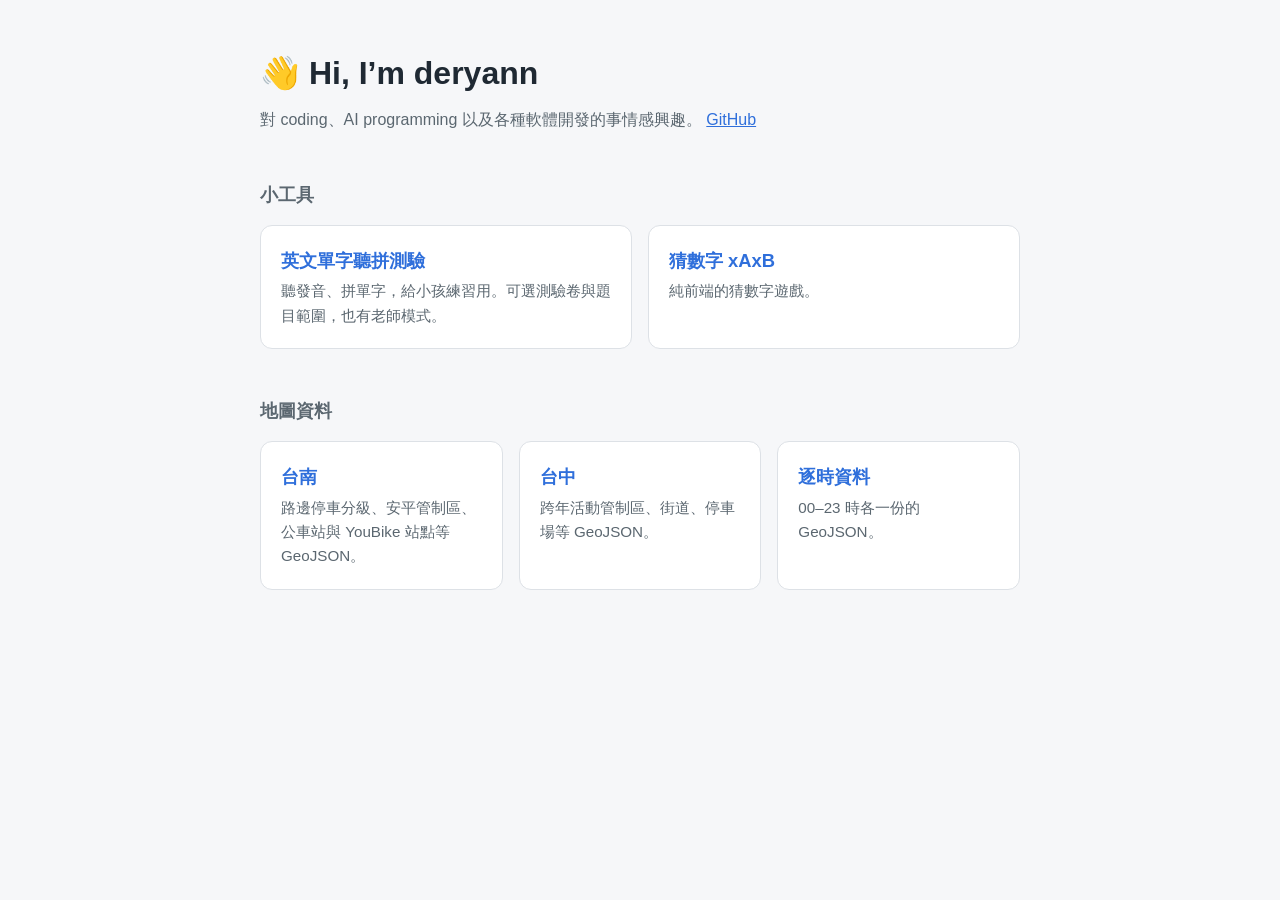
<file: index.html>
<!doctype html>
<html lang="zh-Hant">
<head>
  <meta charset="utf-8" />
  <meta name="viewport" content="width=device-width,initial-scale=1" />
  <title>deryann</title>
  <style>
    :root {
      --bg: #f6f7f9;
      --card-bg: #ffffff;
      --text: #1f2933;
      --text-muted: #5b6770;
      --border: #dde1e6;
      --accent: #2f6fdb;
    }

    @media (prefers-color-scheme: dark) {
      :root {
        --bg: #14181d;
        --card-bg: #1e242b;
        --text: #e6e9ed;
        --text-muted: #9aa5b1;
        --border: #2f3842;
        --accent: #7fb0ff;
      }
    }

    * {
      box-sizing: border-box;
    }

    body {
      margin: 0;
      padding: 48px 16px;
      background: var(--bg);
      color: var(--text);
      font-family: -apple-system, "Segoe UI", "Microsoft JhengHei", sans-serif;
      line-height: 1.6;
    }

    main {
      max-width: 760px;
      margin: 0 auto;
    }

    h1 {
      margin: 0 0 8px;
      font-size: 2rem;
    }

    h2 {
      margin: 48px 0 16px;
      font-size: 1.1rem;
      color: var(--text-muted);
      font-weight: 600;
    }

    p {
      margin: 0;
    }

    a {
      color: var(--accent);
    }

    .intro {
      color: var(--text-muted);
    }

    .cards {
      display: grid;
      grid-template-columns: repeat(auto-fit, minmax(240px, 1fr));
      gap: 16px;
    }

    .card {
      display: block;
      padding: 20px;
      background: var(--card-bg);
      border: 1px solid var(--border);
      border-radius: 12px;
      color: inherit;
      text-decoration: none;
    }

    .card:hover,
    .card:focus-visible {
      border-color: var(--accent);
    }

    .card-title {
      font-size: 1.15rem;
      font-weight: 600;
      color: var(--accent);
    }

    .card-desc {
      margin-top: 4px;
      color: var(--text-muted);
      font-size: 0.95rem;
    }
  </style>
</head>
<body>
  <main>
    <header>
      <h1>👋 Hi, I’m deryann</h1>
      <p class="intro">
        對 coding、AI programming 以及各種軟體開發的事情感興趣。
        <a href="https://github.com/deryann">GitHub</a>
      </p>
    </header>

    <section>
      <h2>小工具</h2>
      <div class="cards">
        <a class="card" href="apps/word-test/">
          <div class="card-title">英文單字聽拼測驗</div>
          <p class="card-desc">聽發音、拼單字，給小孩練習用。可選測驗卷與題目範圍，也有老師模式。</p>
        </a>
        <a class="card" href="apps/guess-number/">
          <div class="card-title">猜數字 xAxB</div>
          <p class="card-desc">純前端的猜數字遊戲。</p>
        </a>
      </div>
    </section>

    <section>
      <h2>地圖資料</h2>
      <div class="cards">
        <a class="card" href="https://github.com/deryann/deryann/tree/main/geojson">
          <div class="card-title">台南</div>
          <p class="card-desc">路邊停車分級、安平管制區、公車站與 YouBike 站點等 GeoJSON。</p>
        </a>
        <a class="card" href="https://github.com/deryann/deryann/tree/main/geojson-txg">
          <div class="card-title">台中</div>
          <p class="card-desc">跨年活動管制區、街道、停車場等 GeoJSON。</p>
        </a>
        <a class="card" href="https://github.com/deryann/deryann/tree/main/geojson_hr">
          <div class="card-title">逐時資料</div>
          <p class="card-desc">00–23 時各一份的 GeoJSON。</p>
        </a>
      </div>
    </section>
  </main>
</body>
</html>
</file>
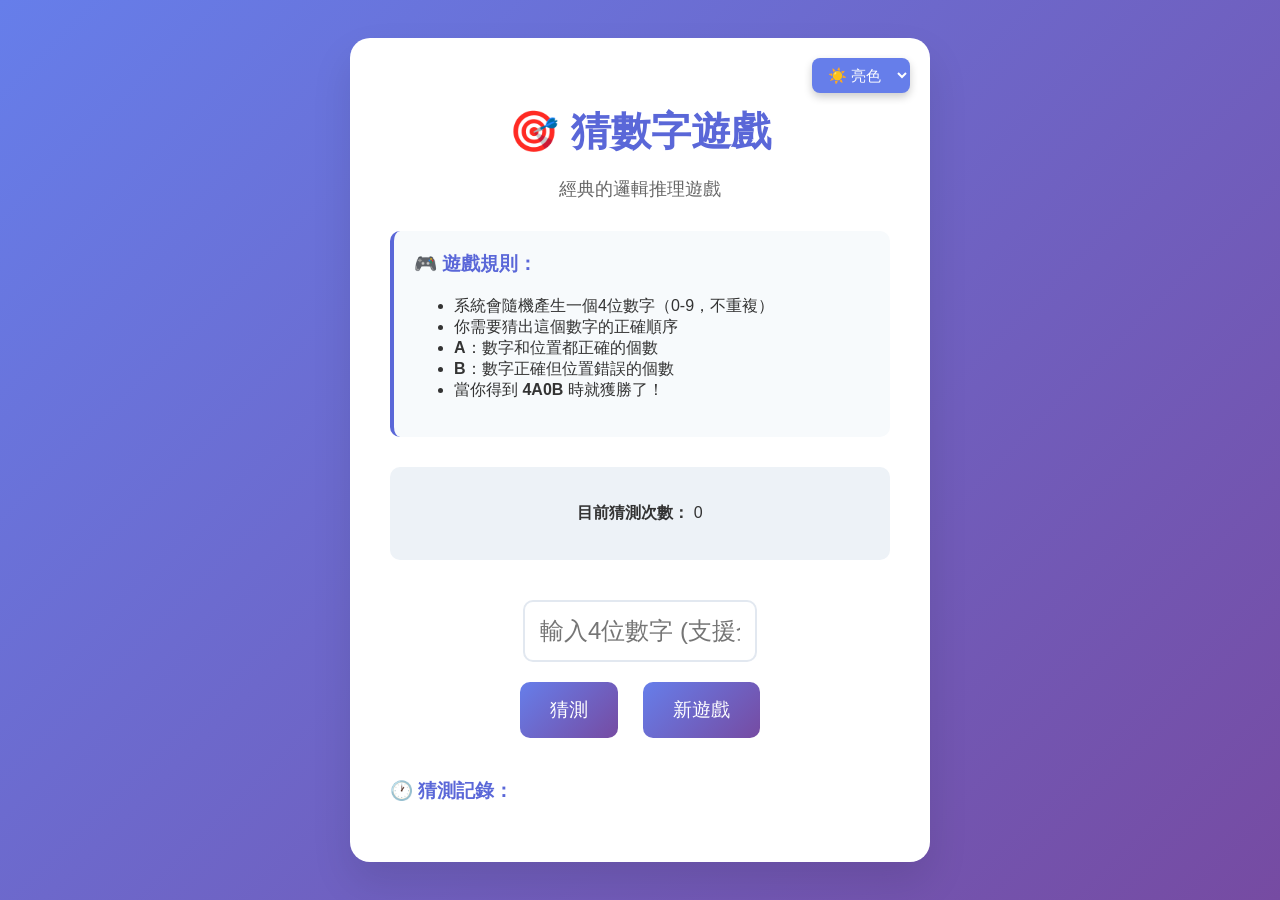
<file: apps/guess-number/index.html>
<!DOCTYPE html>
<html lang="zh-TW">
<head>
    <meta charset="UTF-8">
    <meta name="viewport" content="width=device-width, initial-scale=1.0">
    <title>猜數字遊戲</title>
    <style>
        :root {
            /* Light Mode Colors */
            --bg-gradient-start: #667eea;
            --bg-gradient-end: #764ba2;
            --container-bg: #ffffff;
            --container-shadow: rgba(0,0,0,0.1);
            --text-primary: #333333;
            --text-secondary: #666666;
            --heading-color: #5a67d8;
            --rules-bg: #f7fafc;
            --rules-border: #5a67d8;
            --input-border: #e2e8f0;
            --input-focus-shadow: rgba(90, 103, 216, 0.1);
            --history-bg: #f8f9fa;
            --history-border: #e2e8f0;
            --history-text: #2d3748;
            --stats-bg: #edf2f7;
            --button-gradient-start: #667eea;
            --button-gradient-end: #764ba2;
            --button-disabled: #cbd5e0;
        }
        
        body.dark-mode {
            /* Dark Mode Colors */
            --bg-gradient-start: #1a202c;
            --bg-gradient-end: #2d3748;
            --container-bg: #2d3748;
            --container-shadow: rgba(0,0,0,0.3);
            --text-primary: #e2e8f0;
            --text-secondary: #a0aec0;
            --heading-color: #90cdf4;
            --rules-bg: #1a202c;
            --rules-border: #90cdf4;
            --input-border: #4a5568;
            --input-focus-shadow: rgba(144, 205, 244, 0.2);
            --history-bg: #1a202c;
            --history-border: #4a5568;
            --history-text: #e2e8f0;
            --stats-bg: #1a202c;
            --button-gradient-start: #3182ce;
            --button-gradient-end: #2c5282;
            --button-disabled: #4a5568;
        }
        
        body.teal-mode {
            /* Teal/Blue-Green Mode Colors */
            --bg-gradient-start: #d4e4d8;
            --bg-gradient-end: #bde5c8;
            --container-bg: #f5f9f6;
            --container-shadow: rgba(147, 191, 199, 0.2);
            --text-primary: #2d4a3d;
            --text-secondary: #5a7a6a;
            --heading-color: #93BFC7;
            --rules-bg: #e8f4ee;
            --rules-border: #93BFC7;
            --input-border: #a8d5ba;
            --input-focus-shadow: rgba(147, 191, 199, 0.2);
            --history-bg: #e8f4ee;
            --history-border: #93BFC7;
            --history-text: #2d4a3d;
            --stats-bg: #d4e8dc;
            --button-gradient-start: #7bb5a8;
            --button-gradient-end: #93BFC7;
            --button-disabled: #c5d9cf;
        }
        
        body {
            font-family: 'Arial', sans-serif;
            background: linear-gradient(135deg, var(--bg-gradient-start) 0%, var(--bg-gradient-end) 100%);
            min-height: 100vh;
            margin: 0;
            display: flex;
            justify-content: center;
            align-items: center;
            color: var(--text-primary);
            transition: background 0.3s ease, color 0.3s ease;
        }
        
        .game-container {
            background: var(--container-bg);
            border-radius: 20px;
            padding: 40px;
            box-shadow: 0 20px 40px var(--container-shadow);
            max-width: 500px;
            width: 90%;
            text-align: center;
            position: relative;
            transition: background 0.3s ease, box-shadow 0.3s ease;
        }
        
        .theme-toggle {
            position: absolute;
            top: 20px;
            right: 20px;
            background: var(--button-gradient-start);
            border: none;
            border-radius: 8px;
            padding: 8px 12px;
            cursor: pointer;
            font-size: 0.95em;
            transition: transform 0.2s, box-shadow 0.2s;
            box-shadow: 0 4px 8px rgba(0,0,0,0.2);
            color: white;
            font-weight: 500;
        }
        
        .theme-toggle:hover {
            transform: scale(1.1);
            box-shadow: 0 6px 12px rgba(0,0,0,0.3);
        }
        
        h1 {
            color: var(--heading-color);
            margin-bottom: 10px;
            font-size: 2.5em;
            transition: color 0.3s ease;
        }
        
        .subtitle {
            color: var(--text-secondary);
            margin-bottom: 30px;
            font-size: 1.1em;
            transition: color 0.3s ease;
        }
        
        .rules {
            background: var(--rules-bg);
            border-radius: 10px;
            padding: 20px;
            margin-bottom: 30px;
            text-align: left;
            border-left: 4px solid var(--rules-border);
            transition: background 0.3s ease, border-color 0.3s ease;
        }
        
        .rules h3 {
            color: var(--heading-color);
            margin-top: 0;
            transition: color 0.3s ease;
        }
        
        .input-section {
            margin: 30px 0;
        }
        
        input {
            font-size: 1.5em;
            padding: 15px;
            border: 2px solid var(--input-border);
            border-radius: 10px;
            width: 200px;
            text-align: center;
            margin: 10px;
            transition: border-color 0.3s, background 0.3s ease, color 0.3s ease;
            background: var(--container-bg);
            color: var(--text-primary);
        }
        
        input:focus {
            outline: none;
            border-color: var(--heading-color);
            box-shadow: 0 0 0 3px var(--input-focus-shadow);
        }
        
        button {
            background: linear-gradient(135deg, var(--button-gradient-start) 0%, var(--button-gradient-end) 100%);
            color: white;
            border: none;
            padding: 15px 30px;
            font-size: 1.2em;
            border-radius: 10px;
            cursor: pointer;
            margin: 10px;
            transition: transform 0.2s, box-shadow 0.2s, background 0.3s ease;
        }
        
        button:hover {
            transform: translateY(-2px);
            box-shadow: 0 10px 20px rgba(0,0,0,0.2);
        }
        
        button:disabled {
            background: var(--button-disabled);
            cursor: not-allowed;
            transform: none;
            box-shadow: none;
        }
        
        .history {
            margin-top: 30px;
            text-align: left;
        }
        
        .history h3 {
            color: var(--heading-color);
            transition: color 0.3s ease;
        }
        
        .history-item {
            background: var(--history-bg);
            border-radius: 8px;
            padding: 15px;
            margin: 10px 0;
            display: flex;
            justify-content: space-between;
            align-items: center;
            border-left: 4px solid var(--history-border);
            transition: background 0.3s ease, border-color 0.3s ease;
        }
        
        .guess-number {
            font-weight: bold;
            font-size: 1.2em;
            color: var(--history-text);
            transition: color 0.3s ease;
        }
        
        .result {
            font-weight: bold;
        }
        
        .result.correct {
            color: #38a169;
        }
        
        .result.hint {
            color: #d69e2e;
        }
        
        .game-stats {
            background: var(--stats-bg);
            border-radius: 10px;
            padding: 20px;
            margin: 20px 0;
            transition: background 0.3s ease;
        }
        
        .success-message {
            background: linear-gradient(135deg, #48bb78, #38a169);
            color: white;
            padding: 20px;
            border-radius: 10px;
            margin: 20px 0;
            animation: celebration 0.6s ease-out;
        }
        
        @keyframes celebration {
            0% { transform: scale(0.8); opacity: 0; }
            50% { transform: scale(1.05); }
            100% { transform: scale(1); opacity: 1; }
        }
        
        .error-message {
            color: #e53e3e;
            background: #fed7d7;
            padding: 10px;
            border-radius: 5px;
            margin: 10px 0;
        }
    </style>
</head>
<body>
    <div class="game-container">
        <select class="theme-toggle" onchange="changeTheme(this.value)" title="選擇主題">
            <option value="light">☀️ 亮色</option>
            <option value="dark">🌙 暗色</option>
            <option value="teal">🌊 藍綠</option>
        </select>
        <h1>🎯 猜數字遊戲</h1>
        <p class="subtitle">經典的邏輯推理遊戲</p>
        
        <div class="rules">
            <h3>🎮 遊戲規則：</h3>
            <ul>
                <li>系統會隨機產生一個4位數字（0-9，不重複）</li>
                <li>你需要猜出這個數字的正確順序</li>
                <li><strong>A</strong>：數字和位置都正確的個數</li>
                <li><strong>B</strong>：數字正確但位置錯誤的個數</li>
                <li>當你得到 <strong>4A0B</strong> 時就獲勝了！</li>
            </ul>
        </div>
        
        <div class="game-stats">
            <p><strong>目前猜測次數：</strong> <span id="guessCount">0</span></p>
        </div>
        
        <div class="input-section">
            <input type="text" id="guessInput" placeholder="輸入4位數字 (支援全形/半形)" maxlength="4">
            <br>
            <button onclick="makeGuess()">猜測</button>
            <button onclick="newGame()">新遊戲</button>
        </div>
        
        <div id="message"></div>
        
        <div class="history">
            <h3>🕐 猜測記錄：</h3>
            <div id="historyList"></div>
        </div>
    </div>

    <script>
        let answer = '';
        let guessCount = 0;
        let gameOver = false;
        
        // 主題切換功能
        function changeTheme(theme) {
            const body = document.body;
            
            // Remove all theme classes
            body.classList.remove('dark-mode', 'teal-mode');
            
            // Add the selected theme class
            if (theme === 'dark') {
                body.classList.add('dark-mode');
            } else if (theme === 'teal') {
                body.classList.add('teal-mode');
            }
            // 'light' is the default, no class needed
            
            // Save theme to localStorage
            localStorage.setItem('theme', theme);
        }
        
        // 載入保存的主題設定
        function loadTheme() {
            const savedTheme = localStorage.getItem('theme') || 'light';
            const themeSelect = document.querySelector('.theme-toggle');
            
            // Set the dropdown value
            themeSelect.value = savedTheme;
            
            // Apply the theme
            changeTheme(savedTheme);
        }
        
        // 生成隨機答案
        function generateAnswer() {
            let digits = [0, 1, 2, 3, 4, 5, 6, 7, 8, 9];
            let result = '';
            
            for (let i = 0; i < 4; i++) {
                let randomIndex = Math.floor(Math.random() * digits.length);
                result += digits[randomIndex];
                digits.splice(randomIndex, 1);
            }
            
            return result;
        }
        
        // 檢查猜測結果
        function checkGuess(guess, answer) {
            let A = 0; // 位置和數字都正確
            let B = 0; // 數字正確但位置錯誤
            
            // 先檢查A（位置和數字都正確）
            for (let i = 0; i < 4; i++) {
                if (guess[i] === answer[i]) {
                    A++;
                }
            }
            
            // 再檢查B（數字正確但位置錯誤）
            for (let i = 0; i < 4; i++) {
                if (guess[i] !== answer[i] && answer.includes(guess[i])) {
                    B++;
                }
            }
            
            return { A, B };
        }
        
        // 將全形數字轉換為半形數字
        function convertToHalfWidth(str) {
            return str.replace(/[０-９]/g, function(s) {
                return String.fromCharCode(s.charCodeAt(0) - 0xFEE0);
            });
        }
        
        // 驗證輸入
        function validateInput(input) {
            // 先轉換全形數字為半形數字
            input = convertToHalfWidth(input);
            
            if (input.length !== 4) {
                return '請輸入4位數字！';
            }
            
            if (!/^\d{4}$/.test(input)) {
                return '請只輸入數字！';
            }
            
            // 檢查是否有重複數字
            let digits = input.split('');
            let uniqueDigits = [...new Set(digits)];
            if (uniqueDigits.length !== 4) {
                return '數字不能重複！';
            }
            
            return null;
        }
        
        // 進行猜測
        function makeGuess() {
            if (gameOver) return;
            
            let input = document.getElementById('guessInput').value;
            // 轉換全形數字為半形數字
            input = convertToHalfWidth(input);
            
            let errorMsg = validateInput(input);
            
            if (errorMsg) {
                showMessage(errorMsg, 'error');
                return;
            }
            
            guessCount++;
            document.getElementById('guessCount').textContent = guessCount;
            
            let result = checkGuess(input, answer);
            
            // 添加到歷史記錄
            addToHistory(input, result.A, result.B);
            
            if (result.A === 4) {
                // 遊戲獲勝
                gameOver = true;
                showMessage(`🎉 恭喜你！你猜對了！答案就是 ${answer}！你總共猜了 ${guessCount} 次。`, 'success');
            } else {
                showMessage(`結果：${result.A}A${result.B}B，繼續加油！`, 'hint');
            }
            
            // 清空輸入框
            document.getElementById('guessInput').value = '';
        }
        
        // 顯示訊息
        function showMessage(text, type) {
            let messageDiv = document.getElementById('message');
            messageDiv.innerHTML = `<div class="${type === 'success' ? 'success-message' : type === 'error' ? 'error-message' : 'hint'}">${text}</div>`;
        }
        
        // 添加到歷史記錄
        function addToHistory(guess, A, B) {
            let historyList = document.getElementById('historyList');
            let historyItem = document.createElement('div');
            historyItem.className = 'history-item';
            
            let resultText = A === 4 ? '🎉 正確！' : `${A}A${B}B`;
            let resultClass = A === 4 ? 'correct' : 'hint';
            
            historyItem.innerHTML = `
                <span class="guess-number">${guess}</span>
                <span class="result ${resultClass}">${resultText}</span>
            `;
            
            historyList.appendChild(historyItem);
        }
        
        // 開始新遊戲
        function newGame() {
            answer = generateAnswer();
            guessCount = 0;
            gameOver = false;
            
            document.getElementById('guessCount').textContent = '0';
            document.getElementById('guessInput').value = '';
            document.getElementById('message').innerHTML = '';
            document.getElementById('historyList').innerHTML = '';
            
            console.log('新遊戲開始！答案是：' + answer); // 僅供測試用
        }
        
        // 監聽Enter鍵
        document.getElementById('guessInput').addEventListener('keypress', function(e) {
            if (e.key === 'Enter') {
                makeGuess();
            }
        });
        
        // 載入主題設定
        loadTheme();
        
        // 開始遊戲
        newGame();
    </script>
</body>
</html>
</file>
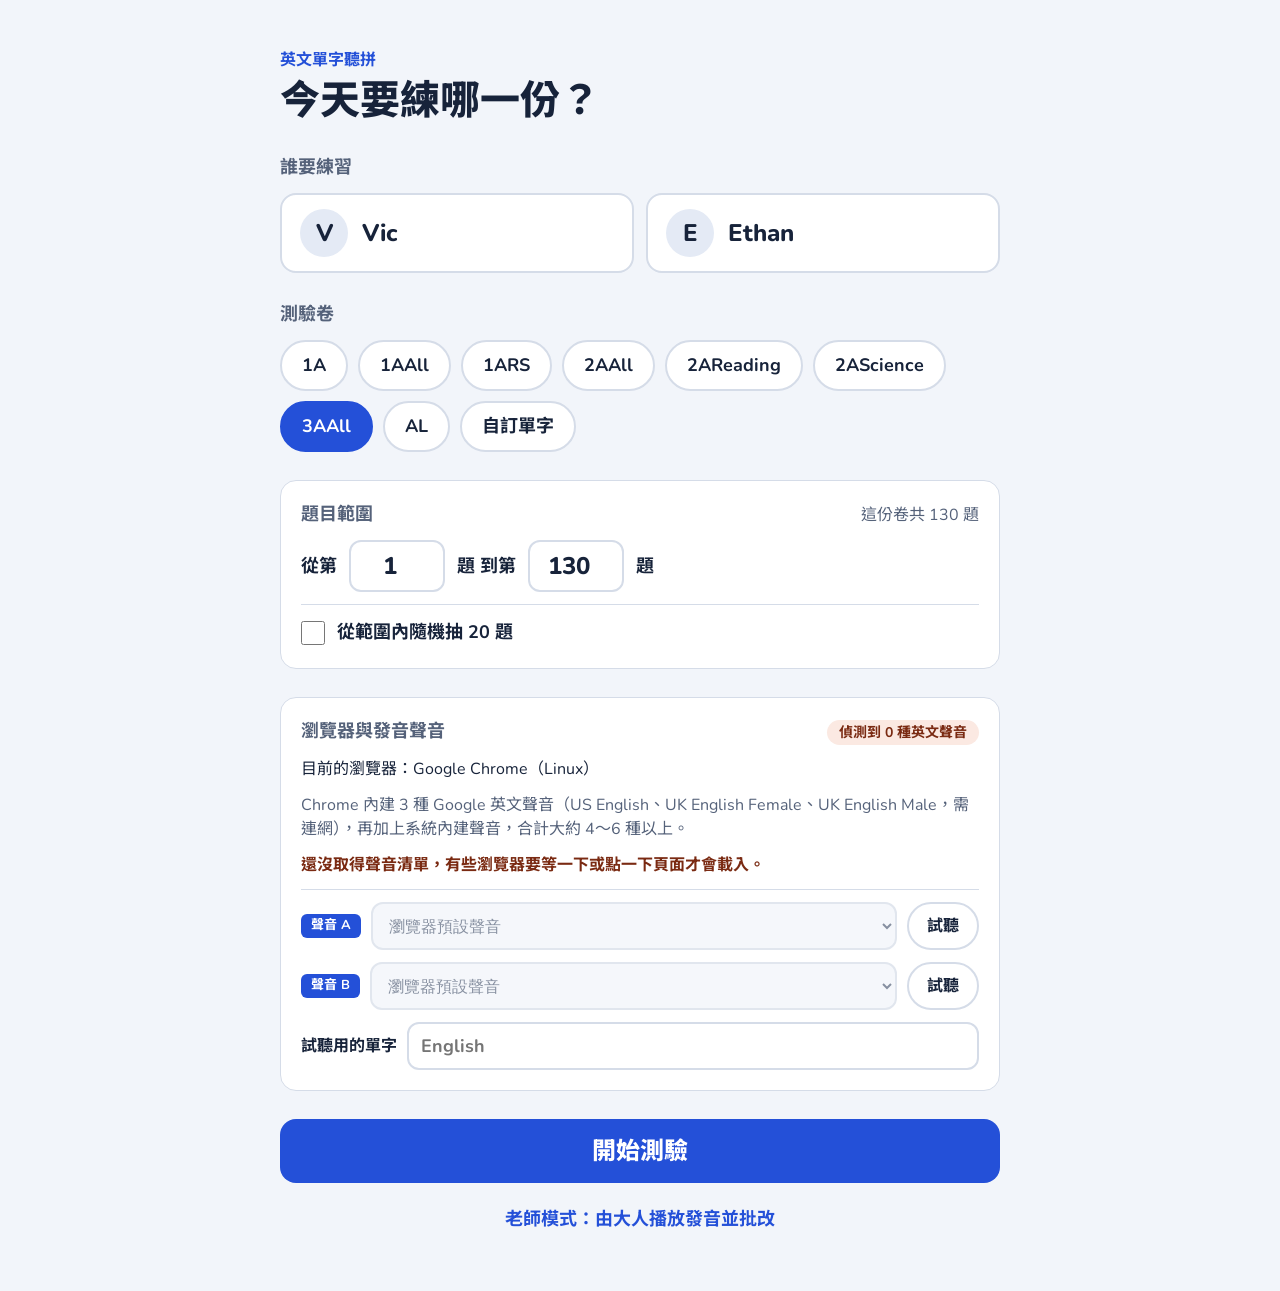
<file: apps/word-test/index.html>
<!doctype html>
<html lang="zh-Hant">
<head>
  <meta charset="utf-8" />
  <meta name="viewport" content="width=device-width,initial-scale=1" />
  <title>英文單字拼字測驗系統</title>
  <link rel="preconnect" href="https://fonts.googleapis.com" />
  <link rel="preconnect" href="https://fonts.gstatic.com" crossorigin />
  <link rel="stylesheet" href="https://fonts.googleapis.com/css2?family=Nunito:wght@600;700;800&family=Noto+Sans+TC:wght@400;500;700&display=swap" />
  <link rel="stylesheet" href="styles.css" />
</head>
<body>
  <!-- 設定畫面 -->
  <main id="setupScreen" class="screen">
    <div class="container">
      <header class="page-header">
        <p class="eyebrow">英文單字聽拼</p>
        <h1>今天要練哪一份？</h1>
      </header>

      <section class="section">
        <h2>誰要練習</h2>
        <div id="userList" class="user-list">
          <!-- 動態生成的考生按鈕 -->
        </div>
      </section>

      <section class="section">
        <h2>測驗卷</h2>
        <div id="testList" class="chip-list">
          <!-- 動態生成的測驗卷按鈕 -->
        </div>
      </section>

      <!-- 自訂單字：選到「自訂單字」考卷時才顯示 -->
      <section id="customPanel" class="panel custom-panel" hidden>
        <div class="panel-head">
          <h2>自訂單字</h2>
          <span id="customWordCount" class="muted" aria-live="polite"></span>
        </div>
        <div class="custom-field">
          <label for="customNameInput">考卷名稱</label>
          <input type="text" id="customNameInput" class="try-word-input" placeholder="自訂單字"
                 autocomplete="off" />
        </div>
        <div class="custom-field">
          <label for="customWordsInput">要考的單字</label>
          <textarea id="customWordsInput" class="custom-words-input" rows="6"
                    placeholder="每行一個單字，或用逗號分隔&#10;例如：apple, banana&#10;ice cream"
                    autocomplete="off" autocapitalize="off" autocorrect="off" spellcheck="false"></textarea>
          <p class="muted small">每行一個，或用「,」分隔；重複的單字會自動去除。</p>
        </div>
      </section>

      <section class="panel">
        <div class="panel-head">
          <h2>題目範圍</h2>
          <span id="rangeTotal" class="muted"></span>
        </div>
        <div class="range-row">
          <label for="rangeStart">從第</label>
          <input type="number" id="rangeStart" class="num-input" min="1" max="130" value="1" inputmode="numeric" />
          <label for="rangeEnd">題 到第</label>
          <input type="number" id="rangeEnd" class="num-input" min="1" max="130" value="130" inputmode="numeric" />
          <span>題</span>
        </div>
        <div class="check-row">
          <input type="checkbox" id="randomCheck" />
          <label for="randomCheck">從範圍內隨機抽 20 題</label>
        </div>
      </section>

      <section class="panel voice-panel" aria-live="polite">
        <div class="panel-head">
          <h2>瀏覽器與發音聲音</h2>
          <span id="voiceCountBadge" class="voice-badge"></span>
        </div>
        <p id="browserInfo" class="voice-line"></p>
        <p id="voiceExpect" class="voice-line muted"></p>
        <p id="voiceStatus" class="voice-line"></p>
        <div id="voicePicker" class="voice-picker">
          <div class="voice-pick-row">
            <label for="voiceSelectA" class="voice-tag">聲音 A</label>
            <select id="voiceSelectA" class="voice-select" data-voice-slot="0"></select>
            <button type="button" class="btn btn-outline btn-pill voice-try-btn" data-try-voice="0">試聽</button>
          </div>
          <div class="voice-pick-row">
            <label for="voiceSelectB" class="voice-tag">聲音 B</label>
            <select id="voiceSelectB" class="voice-select" data-voice-slot="1"></select>
            <button type="button" class="btn btn-outline btn-pill voice-try-btn" data-try-voice="1">試聽</button>
          </div>
          <div class="try-word-row">
            <label for="tryWordInput">試聽用的單字</label>
            <input type="text" id="tryWordInput" class="try-word-input" placeholder="English"
                   autocomplete="off" autocapitalize="off" autocorrect="off" spellcheck="false" />
          </div>
        </div>
      </section>

      <div class="actions">
        <button id="startBtn" class="btn btn-primary btn-lg">開始測驗</button>
        <button id="teacherModeBtn" class="btn btn-text">老師模式：由大人播放發音並批改</button>
      </div>
    </div>
  </main>

  <!-- 作答畫面 -->
  <main id="quizScreen" class="screen" hidden>
    <div class="container">
      <div class="top-line">
        <span id="testInfo" class="muted"></span>
        <button id="retestBtn" class="btn btn-text btn-quiet">重新開始</button>
      </div>

      <div class="progress">
        <div class="progress-head">
          <div class="progress-count">
            <span id="progressText"></span>
            <span id="progressTotal" class="muted"></span>
          </div>
          <div class="score">
            <span id="correctText" class="score-correct"></span>
            <span id="wrongText" class="score-wrong"></span>
          </div>
        </div>
        <div class="progress-bar">
          <div id="progressFill" class="progress-fill"></div>
        </div>
      </div>

      <!-- 作答區 -->
      <section id="questionPanel" class="card quiz-card">
        <button id="replayBtn" class="speaker-btn" aria-label="再聽一次">
          <svg viewBox="0 0 24 24" width="72" height="72" fill="none" stroke="currentColor" stroke-width="2" stroke-linecap="round" stroke-linejoin="round" aria-hidden="true"><path d="M11 5 6 9H3v6h3l5 4z" /><path d="M15.5 8.5a5 5 0 0 1 0 7" /><path d="M18.5 5.5a9 9 0 0 1 0 13" /></svg>
        </button>
        <p class="hint">聽不清楚？按喇叭再聽一次，或換一個聲音</p>
        <div class="voice-row">
          <button id="replay1Btn" class="btn btn-outline btn-pill" data-voice-index="0" data-voice-label="聲音 A">聲音 A</button>
          <button id="replay2Btn" class="btn btn-outline btn-pill" data-voice-index="1" data-voice-label="聲音 B">聲音 B</button>
        </div>
        <div class="answer-field">
          <label for="answerInput">把聽到的單字拼出來</label>
          <input type="text" id="answerInput" class="answer-input"
                 autocomplete="off" autocapitalize="off" autocorrect="off" spellcheck="false" />
        </div>
        <button id="submitBtn" class="btn btn-primary btn-lg btn-block">送出答案</button>
        <p class="muted small">也可以按 Enter 送出</p>
      </section>

      <!-- 單題回饋 -->
      <section id="feedbackPanel" class="card feedback-card" hidden>
        <div class="feedback-head">
          <span class="feedback-icon">
            <svg id="feedbackIconCorrect" viewBox="0 0 24 24" width="28" height="28" fill="none" stroke="currentColor" stroke-width="3" stroke-linecap="round" stroke-linejoin="round" aria-hidden="true"><path d="M5 12.5l4.5 4.5L19 7.5" /></svg>
            <svg id="feedbackIconWrong" viewBox="0 0 24 24" width="28" height="28" fill="none" stroke="currentColor" stroke-width="3" stroke-linecap="round" aria-hidden="true"><path d="M6 6l12 12M18 6 6 18" /></svg>
          </span>
          <h1 id="feedbackTitle"></h1>
        </div>
        <div class="compare">
          <div id="feedbackYoursBox" class="compare-box compare-yours">
            <div class="compare-label">你的答案</div>
            <div id="feedbackYours" class="compare-word"></div>
          </div>
          <div class="compare-box compare-correct">
            <div class="compare-label">正確拼法</div>
            <div id="feedbackCorrect" class="compare-word"></div>
          </div>
        </div>
        <div class="feedback-actions">
          <button id="feedbackReplayBtn" class="btn btn-outline btn-lg">
            <svg viewBox="0 0 24 24" width="28" height="28" fill="none" stroke="currentColor" stroke-width="2" stroke-linecap="round" stroke-linejoin="round" aria-hidden="true"><path d="M11 5 6 9H3v6h3l5 4z" /><path d="M15.5 8.5a5 5 0 0 1 0 7" /></svg>
            <span>再聽一次</span>
          </button>
          <button id="nextBtn" class="btn btn-primary btn-lg">下一題</button>
        </div>
        <p class="muted small center">也可以按 Enter 到下一題</p>
      </section>
    </div>
  </main>

  <!-- 測驗結果畫面 -->
  <main id="resultScreen" class="screen" hidden>
    <div class="container">
      <header class="page-header">
        <p id="resultInfo" class="eyebrow eyebrow-muted"></p>
        <h1>測驗完成</h1>
      </header>

      <div class="stat-grid stat-grid-3">
        <div class="stat stat-correct">
          <div class="stat-label">答對</div>
          <div id="finalCorrect" class="stat-value"></div>
        </div>
        <div class="stat stat-wrong">
          <div class="stat-label">答錯</div>
          <div id="finalWrong" class="stat-value"></div>
        </div>
        <div class="stat">
          <div class="stat-label">用時</div>
          <div id="finalTime" class="stat-value stat-value-text"></div>
        </div>
      </div>

      <section id="wrongSection" class="section">
        <h2>需要再練的字</h2>
        <div id="wrongWordsList" class="wrong-list"></div>
      </section>

      <section id="correctSection" class="section">
        <h2>答對的字</h2>
        <div id="correctWordsList" class="chip-list"></div>
      </section>

      <div class="actions">
        <button id="retryWrongBtn" class="btn btn-primary btn-lg"></button>
        <div class="action-pair">
          <button id="saveLogBtn" class="btn btn-outline">儲存紀錄</button>
          <button id="closeResultBtn" class="btn btn-outline">回到設定</button>
        </div>
      </div>
    </div>
  </main>

  <!-- 老師模式畫面 -->
  <main id="teacherScreen" class="screen screen-flush" hidden>
    <header class="teacher-header">
      <div class="teacher-header-inner">
        <div>
          <h1>老師模式</h1>
          <p id="teacherInfo" class="teacher-info"></p>
        </div>
        <div class="teacher-header-buttons">
          <button id="exportReportBtn" class="btn btn-on-dark-outline">匯出報告</button>
          <button id="teacherExitBtn" class="btn btn-on-dark">結束</button>
        </div>
      </div>
    </header>

    <div class="container container-wide">
      <!-- 自動播放：每題念 A → 間隔 → 念 B → 作答時間 → 下一題 -->
      <section id="autoPlayPanel" class="panel autoplay-panel" aria-labelledby="autoPlayTitle">
        <div class="panel-head">
          <h2 id="autoPlayTitle">自動播放</h2>
          <span id="autoPlayStatus" class="muted" role="status" aria-live="polite">按「開始」從第一題播放</span>
        </div>
        <div class="autoplay-settings">
          <div class="autoplay-field">
            <label for="autoGapSeconds">A、B 間隔</label>
            <input type="number" id="autoGapSeconds" class="num-input" min="0" step="1" inputmode="numeric" />
            <span>秒</span>
          </div>
          <div class="autoplay-field">
            <label for="autoAnswerSeconds">作答時間</label>
            <input type="number" id="autoAnswerSeconds" class="num-input" min="0" step="1" inputmode="numeric" />
            <span>秒</span>
          </div>
        </div>
        <div class="autoplay-buttons">
          <button type="button" id="autoStartBtn" class="btn btn-primary">開始</button>
          <button type="button" id="autoPauseBtn" class="btn btn-outline" disabled>暫停</button>
          <button type="button" id="autoStopBtn" class="btn btn-outline" disabled>停止</button>
          <button type="button" id="autoRestartBtn" class="btn btn-outline">重新播放</button>
        </div>
        <div class="autoplay-progress">
          <div class="autoplay-progress-row">
            <span id="autoOverallText">第 0 / 0 題</span>
          </div>
          <div class="progress-bar" role="progressbar" aria-labelledby="autoOverallText">
            <div id="autoOverallFill" class="progress-fill"></div>
          </div>
          <div class="autoplay-progress-row">
            <span id="autoPhaseText" class="muted">尚未開始</span>
            <span id="autoCountdown" class="autoplay-countdown"></span>
          </div>
          <div class="progress-bar" role="progressbar" aria-labelledby="autoPhaseText">
            <div id="autoPhaseFill" class="progress-fill autoplay-phase-fill"></div>
          </div>
        </div>
      </section>

      <div class="stat-grid stat-grid-auto">
        <div class="stat stat-correct">
          <div class="stat-label">答對</div>
          <div id="teacherCorrect" class="stat-value"></div>
        </div>
        <div class="stat stat-wrong">
          <div class="stat-label">答錯</div>
          <div id="teacherWrong" class="stat-value"></div>
        </div>
        <div class="stat">
          <div class="stat-label">還沒批改</div>
          <div id="teacherPending" class="stat-value"></div>
        </div>
        <div class="stat">
          <div id="teacherRateLabel" class="stat-label">正確率</div>
          <div id="teacherRate" class="stat-value"></div>
        </div>
      </div>

      <div id="wordRows" class="word-rows">
        <!-- 動態生成的單字列 -->
      </div>
      <p class="muted small">A、B 是兩種發音，數字是已播放次數。再按一次「對」或「錯」可以取消批改。</p>
    </div>
  </main>

  <!-- 音效 -->
  <audio id="yesSound" src="yes.wav" preload="auto"></audio>
  <audio id="noSound" src="no.wav" preload="auto"></audio>

  <script src="custom-words.js"></script>
  <script src="auto-play.js"></script>
  <script src="app.js"></script>
</body>
</html>
</file>
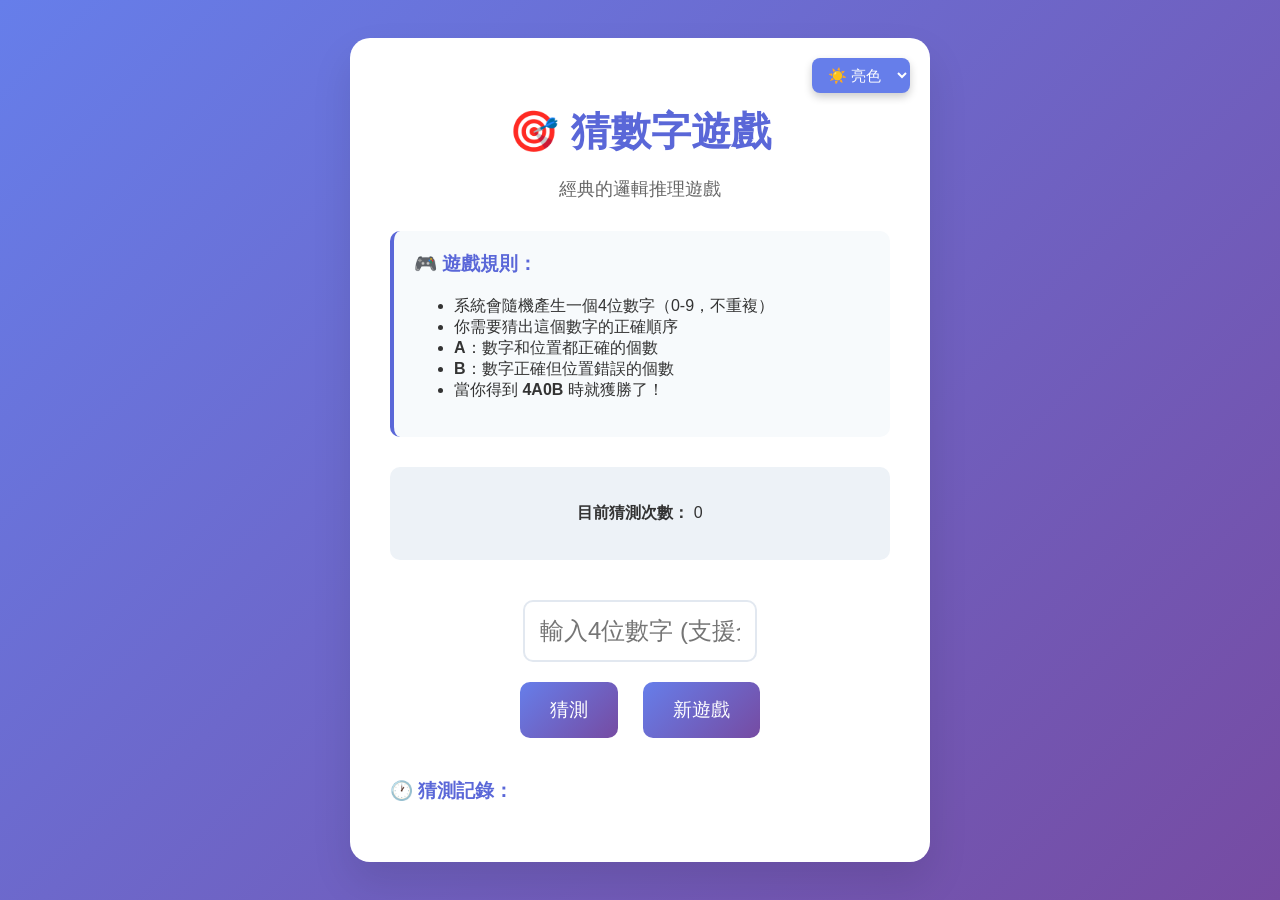
<file: guess_number_game.html>
<!doctype html>
<html lang="zh-Hant">
<head>
  <meta charset="utf-8" />
  <meta http-equiv="refresh" content="0; url=apps/guess-number/" />
  <link rel="canonical" href="apps/guess-number/" />
  <title>猜數字遊戲</title>
</head>
<body>
  <p>頁面已搬家，請前往 <a href="apps/guess-number/">猜數字遊戲</a>。</p>
</body>
</html>
</file>
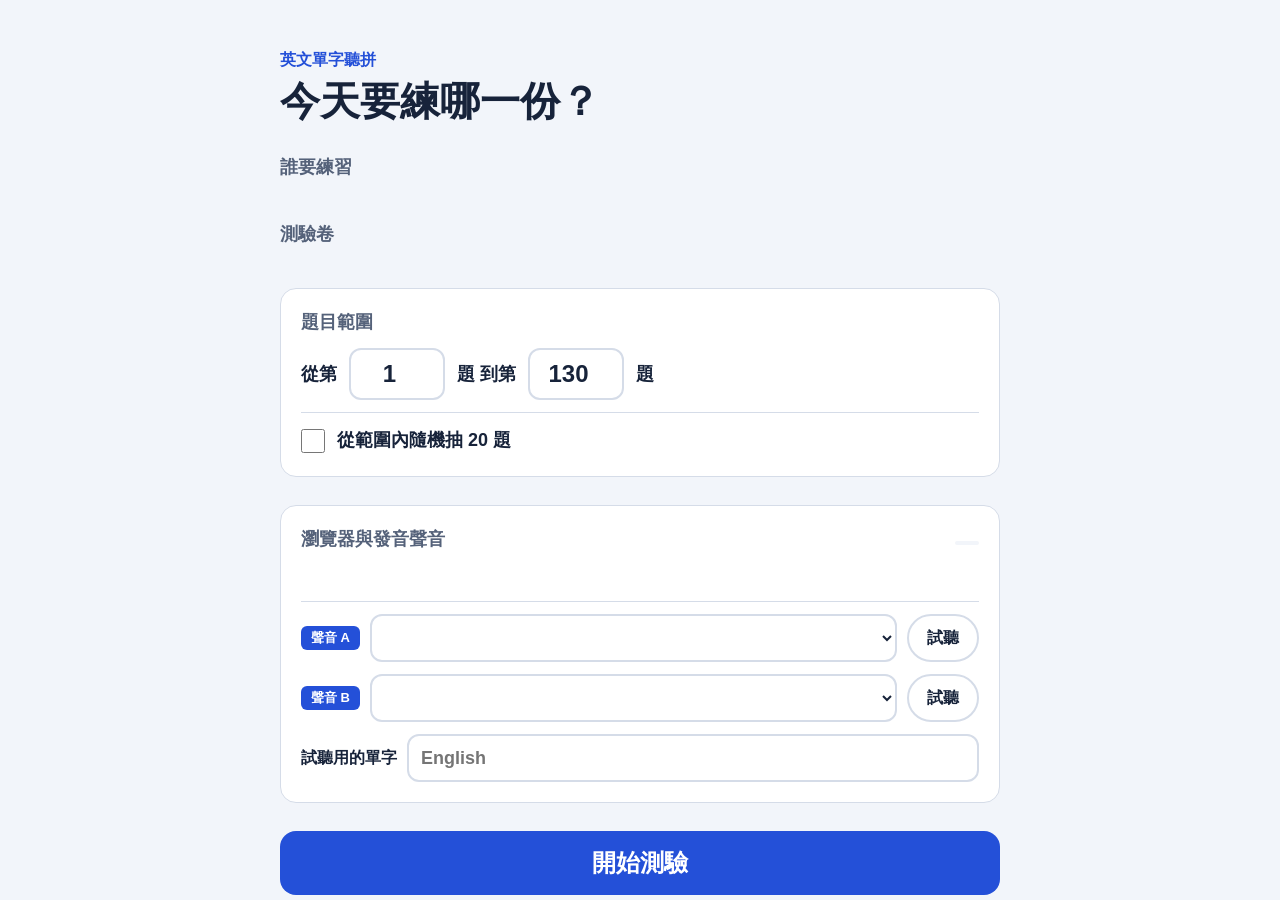
<file: play_words.html>
<!doctype html>
<html lang="zh-Hant">
<head>
  <meta charset="utf-8" />
  <meta http-equiv="refresh" content="0; url=apps/word-test/" />
  <link rel="canonical" href="apps/word-test/" />
  <title>英文單字拼字測驗系統</title>
</head>
<body>
  <p>頁面已搬家，請前往 <a href="apps/word-test/">英文單字拼字測驗</a>。</p>
</body>
</html>
</file>
<file: apps/word-test/styles.css>
:root {
  --bg: #F2F5FA;
  --surface: #FFFFFF;
  --line: #D5DCE8;
  --ink: #17233A;
  --muted: #55627A;
  --primary: #2450D8;
  --primary-hover: #1C40B4;
  --listen: #FFC53D;
  --listen-hover: #F5B51F;
  --correct: #0B7A5B;
  --correct-ink: #07543F;
  --correct-tint: #E3F4EE;
  --wrong: #B93815;
  --wrong-ink: #7A2A12;
  --wrong-tint: #FBE9E2;

  font-family: 'Nunito', 'Noto Sans TC', 'Microsoft JhengHei', sans-serif;
  font-size: 16px;
}

* {
  box-sizing: border-box;
  margin: 0;
  padding: 0;
}

[hidden] {
  display: none !important;
}

body {
  background: var(--bg);
  color: var(--ink);
  line-height: 1.5;
}

button,
input {
  font: inherit;
  color: inherit;
}

/* 畫面與容器 */
.screen {
  min-height: 100vh;
  padding: 48px 24px;
}

#quizScreen {
  padding-top: 24px;
}

.screen-flush {
  padding: 0;
}

.container {
  max-width: 720px;
  margin: 0 auto;
  display: flex;
  flex-direction: column;
  gap: 28px;
}

.container-wide {
  max-width: 1160px;
  padding: 24px;
  gap: 20px;
}

.page-header {
  display: flex;
  flex-direction: column;
  gap: 4px;
}

.page-header h1 {
  font-size: 2.5rem;
  font-weight: 800;
  line-height: 1.25;
}

.eyebrow {
  font-weight: 700;
  color: var(--primary);
}

.eyebrow-muted {
  color: var(--muted);
}

.section {
  display: flex;
  flex-direction: column;
  gap: 12px;
}

.section h2,
.panel h2 {
  font-size: 1.125rem;
  font-weight: 700;
  color: var(--muted);
}

.muted {
  color: var(--muted);
}

.small {
  font-size: 1rem;
}

.center {
  text-align: center;
}

/* 按鈕 */
.btn {
  display: inline-flex;
  align-items: center;
  justify-content: center;
  gap: 10px;
  min-height: 52px;
  padding: 0 20px;
  border: 2px solid transparent;
  border-radius: 14px;
  background: transparent;
  font-size: 1.125rem;
  font-weight: 700;
  cursor: pointer;
  transition: background-color 0.15s, border-color 0.15s;
}

.btn:focus-visible,
.speaker-btn:focus-visible,
.user-btn:focus-visible,
.chip-btn:focus-visible,
.num-input:focus-visible,
.answer-input:focus-visible {
  outline: 3px solid var(--ink);
  outline-offset: 2px;
}

.btn-primary {
  background: var(--primary);
  color: #FFFFFF;
}

.btn-primary:hover {
  background: var(--primary-hover);
}

.btn-outline {
  background: var(--surface);
  border-color: var(--line);
}

.btn-outline:hover {
  border-color: var(--primary);
}

.btn-text {
  min-height: 48px;
  color: var(--primary);
}

.btn-text:hover {
  text-decoration: underline;
}

.btn-quiet {
  min-height: 44px;
  padding: 0 12px;
  font-size: 1rem;
  color: var(--muted);
}

.btn-lg {
  min-height: 64px;
  border-radius: 16px;
  font-size: 1.5rem;
  font-weight: 800;
}

.btn-pill {
  min-height: 48px;
  padding: 0 24px;
  border-radius: 999px;
}

.btn-block {
  width: 100%;
}

.actions {
  display: flex;
  flex-direction: column;
  gap: 12px;
}

.action-pair {
  display: grid;
  grid-template-columns: repeat(2, minmax(0, 1fr));
  gap: 12px;
}

/* 設定畫面 */
.user-list {
  display: grid;
  grid-template-columns: repeat(auto-fit, minmax(200px, 1fr));
  gap: 12px;
}

.user-btn {
  display: flex;
  align-items: center;
  gap: 14px;
  padding: 14px 18px;
  border: 2px solid var(--line);
  border-radius: 16px;
  background: var(--surface);
  font-size: 1.5rem;
  font-weight: 800;
  cursor: pointer;
}

.user-initial {
  display: flex;
  align-items: center;
  justify-content: center;
  flex: none;
  width: 48px;
  height: 48px;
  border-radius: 50%;
  background: #E4EAF5;
}

.user-btn[aria-pressed="true"] {
  border-color: var(--primary);
  background: var(--primary);
  color: #FFFFFF;
}

.user-btn[aria-pressed="true"] .user-initial {
  background: #FFFFFF;
  color: var(--primary);
}

.chip-list {
  display: flex;
  flex-wrap: wrap;
  gap: 10px;
}

.chip-btn {
  min-height: 48px;
  padding: 10px 20px;
  border: 2px solid var(--line);
  border-radius: 999px;
  background: var(--surface);
  font-size: 1.125rem;
  font-weight: 700;
  cursor: pointer;
}

.chip-btn[aria-pressed="true"] {
  border-color: var(--primary);
  background: var(--primary);
  color: #FFFFFF;
}

.panel {
  display: flex;
  flex-direction: column;
  gap: 12px;
  padding: 20px;
  border: 1px solid var(--line);
  border-radius: 16px;
  background: var(--surface);
}

.panel-head {
  display: flex;
  flex-wrap: wrap;
  align-items: baseline;
  justify-content: space-between;
  gap: 8px;
}

/* 瀏覽器與聲音說明 */
.voice-line {
  font-size: 1rem;
}

.voice-badge {
  padding: 2px 12px;
  border-radius: 999px;
  font-size: 0.875rem;
  font-weight: 700;
  background: var(--bg);
  color: var(--muted);
}

.voice-badge[data-state="good"] {
  background: var(--correct-tint);
  color: var(--correct-ink);
}

.voice-badge[data-state="warn"],
.voice-badge[data-state="bad"] {
  background: var(--wrong-tint);
  color: var(--wrong-ink);
}

.voice-warn,
.voice-bad {
  color: var(--wrong-ink);
  font-weight: 700;
}

.voice-picker {
  display: flex;
  flex-direction: column;
  gap: 12px;
  padding-top: 12px;
  border-top: 1px solid var(--line);
}

.voice-picker[hidden] {
  display: none;
}

.voice-pick-row {
  display: flex;
  align-items: center;
  gap: 10px;
}

.voice-pick-row .voice-tag {
  flex: none;
  margin-right: 0;
  padding: 2px 10px;
}

.voice-select {
  flex: 1;
  min-width: 0;
  height: 48px;
  padding: 0 12px;
  border: 2px solid var(--line);
  border-radius: 12px;
  background: var(--surface);
  color: var(--ink);
  font-size: 1rem;
}

.voice-select:disabled {
  background: var(--bg);
  color: var(--muted);
}

.voice-try-btn {
  flex: none;
  padding: 0 18px;
  font-size: 1rem;
}

.try-word-row {
  display: flex;
  flex-wrap: wrap;
  align-items: center;
  gap: 10px;
  font-weight: 700;
}

.try-word-input {
  flex: 1;
  min-width: 160px;
  height: 48px;
  padding: 0 12px;
  border: 2px solid var(--line);
  border-radius: 12px;
  background: var(--surface);
  color: var(--ink);
  font-size: 1.125rem;
}

.voice-select:focus-visible,
.try-word-input:focus-visible {
  outline: 3px solid var(--ink);
  outline-offset: 2px;
}

.voice-tag {
  display: inline-block;
  margin-right: 8px;
  padding: 0 8px;
  border-radius: 6px;
  background: var(--primary);
  color: #FFFFFF;
  font-size: 0.8125rem;
  font-weight: 700;
}

.range-row {
  display: flex;
  flex-wrap: wrap;
  align-items: center;
  gap: 12px;
  font-size: 1.125rem;
  font-weight: 700;
}

.num-input {
  width: 96px;
  height: 52px;
  padding: 0 12px;
  border: 2px solid var(--line);
  border-radius: 12px;
  background: var(--surface);
  font-size: 1.5rem;
  font-weight: 800;
  text-align: center;
}

.check-row {
  display: flex;
  align-items: center;
  gap: 12px;
  min-height: 44px;
  padding-top: 12px;
  border-top: 1px solid var(--line);
  font-size: 1.125rem;
  font-weight: 700;
}

.check-row input {
  width: 24px;
  height: 24px;
  accent-color: var(--primary);
}

/* 自訂單字 */
.custom-field {
  display: flex;
  flex-direction: column;
  gap: 8px;
  font-weight: 700;
}

.custom-field .try-word-input {
  width: 100%;
  min-width: 0;
}

.custom-words-input {
  width: 100%;
  min-height: 160px;
  padding: 10px 12px;
  border: 2px solid var(--line);
  border-radius: 12px;
  background: var(--surface);
  color: var(--ink);
  font: inherit;
  font-size: 1.125rem;
  font-weight: 400;
  line-height: 1.5;
  resize: vertical;
}

.custom-words-input:focus-visible {
  outline: 3px solid var(--ink);
  outline-offset: 2px;
}

/* 作答畫面 */
.top-line {
  display: flex;
  flex-wrap: wrap;
  align-items: center;
  justify-content: space-between;
  gap: 8px;
  font-weight: 700;
}

.progress {
  display: flex;
  flex-direction: column;
  gap: 10px;
}

.progress-head {
  display: flex;
  flex-wrap: wrap;
  align-items: baseline;
  justify-content: space-between;
  gap: 8px;
}

.progress-count {
  font-size: 1.375rem;
  font-weight: 800;
}

.progress-count .muted {
  font-weight: 700;
}

.score {
  display: flex;
  gap: 16px;
  font-weight: 700;
}

.score-correct {
  color: var(--correct);
}

.score-wrong {
  color: var(--wrong);
}

.progress-bar {
  height: 12px;
  border-radius: 999px;
  background: var(--line);
  overflow: hidden;
}

.progress-fill {
  width: 0;
  height: 100%;
  border-radius: 999px;
  background: var(--primary);
  transition: width 0.3s;
}

.card {
  border: 1px solid var(--line);
  border-radius: 24px;
  background: var(--surface);
}

.quiz-card {
  display: flex;
  flex-direction: column;
  align-items: center;
  gap: 24px;
  padding: 40px 24px;
}

.speaker-btn {
  display: flex;
  align-items: center;
  justify-content: center;
  width: 144px;
  height: 144px;
  border: none;
  border-radius: 50%;
  background: var(--listen);
  color: var(--ink);
  cursor: pointer;
  transition: background-color 0.15s;
}

.speaker-btn:hover {
  background: var(--listen-hover);
}

.hint {
  font-size: 1.125rem;
  font-weight: 700;
  color: var(--muted);
  text-align: center;
}

.voice-row {
  display: flex;
  flex-wrap: wrap;
  justify-content: center;
  gap: 12px;
}

.answer-field {
  width: 100%;
  display: flex;
  flex-direction: column;
  gap: 8px;
}

.answer-field label {
  font-size: 1.125rem;
  font-weight: 700;
  color: var(--muted);
}

.answer-input {
  width: 100%;
  height: 80px;
  padding: 0 20px;
  border: 3px solid var(--primary);
  border-radius: 16px;
  background: var(--surface);
  font-size: 2.5rem;
  font-weight: 800;
  letter-spacing: 4px;
  text-align: center;
}

/* 單題回饋 */
.feedback-card {
  display: flex;
  flex-direction: column;
  gap: 24px;
  padding: 32px 24px;
  border-width: 2px;
}

.feedback-card.is-correct {
  border-color: var(--correct);
}

.feedback-card.is-wrong {
  border-color: var(--wrong);
}

.feedback-head {
  display: flex;
  align-items: center;
  gap: 14px;
}

.feedback-head h1 {
  font-size: 2rem;
  font-weight: 800;
}

.feedback-icon {
  display: flex;
  align-items: center;
  justify-content: center;
  flex: none;
  width: 48px;
  height: 48px;
  border-radius: 50%;
  color: #FFFFFF;
}

.is-correct .feedback-icon {
  background: var(--correct);
}

.is-correct .feedback-head h1 {
  color: var(--correct);
}

.is-wrong .feedback-icon {
  background: var(--wrong);
}

.is-wrong .feedback-head h1 {
  color: var(--wrong);
}

.compare {
  display: grid;
  grid-template-columns: repeat(auto-fit, minmax(220px, 1fr));
  gap: 12px;
}

.compare-box {
  display: flex;
  flex-direction: column;
  gap: 6px;
  padding: 16px;
  border-radius: 16px;
}

.compare-yours {
  background: var(--wrong-tint);
}

.compare-correct {
  background: var(--correct-tint);
}

.compare-label {
  font-weight: 700;
}

.compare-yours .compare-label {
  color: var(--wrong-ink);
}

.compare-correct .compare-label {
  color: var(--correct-ink);
}

.compare-word {
  font-size: 2.5rem;
  font-weight: 800;
  letter-spacing: 3px;
  overflow-wrap: anywhere;
}

.compare-word .diff {
  text-decoration: underline;
  text-decoration-thickness: 4px;
  text-underline-offset: 6px;
}

.compare-yours .diff {
  color: var(--wrong);
}

.compare-correct .diff {
  color: var(--correct);
}

.feedback-actions {
  display: flex;
  flex-wrap: wrap;
  gap: 12px;
}

.feedback-actions .btn-outline {
  flex: 1 1 220px;
  font-size: 1.25rem;
}

.feedback-actions .btn-primary {
  flex: 2 1 280px;
}

/* 統計方塊 */
.stat-grid {
  display: grid;
  gap: 12px;
}

.stat-grid-3 {
  grid-template-columns: repeat(auto-fit, minmax(160px, 1fr));
}

.stat-grid-auto {
  grid-template-columns: repeat(auto-fit, minmax(140px, 1fr));
}

.stat {
  display: flex;
  flex-direction: column;
  gap: 4px;
  padding: 16px 20px;
  border: 1px solid var(--line);
  border-radius: 16px;
  background: var(--surface);
}

.stat-label {
  font-weight: 700;
  color: var(--muted);
}

.stat-value {
  font-size: 2.5rem;
  font-weight: 800;
  line-height: 1.2;
}

.stat-value-text {
  font-size: 1.75rem;
  line-height: 1.7;
}

.stat-correct {
  border-color: transparent;
  background: var(--correct-tint);
}

.stat-correct .stat-label,
.stat-correct .stat-value {
  color: var(--correct-ink);
}

.stat-wrong {
  border-color: transparent;
  background: var(--wrong-tint);
}

.stat-wrong .stat-label,
.stat-wrong .stat-value {
  color: var(--wrong-ink);
}

/* 測驗結果畫面 */
.wrong-list {
  display: flex;
  flex-direction: column;
  border: 1px solid var(--line);
  border-radius: 16px;
  background: var(--surface);
  overflow: hidden;
}

.wrong-item {
  display: flex;
  flex-wrap: wrap;
  align-items: baseline;
  justify-content: space-between;
  gap: 4px 16px;
  padding: 16px 20px;
  border-bottom: 1px solid var(--line);
}

.wrong-item:last-child {
  border-bottom: none;
}

.wrong-item-word {
  font-size: 1.75rem;
  font-weight: 800;
  letter-spacing: 1px;
  overflow-wrap: anywhere;
}

.wrong-item-answer {
  font-size: 1.125rem;
  color: var(--wrong-ink);
  overflow-wrap: anywhere;
}

.wrong-item-answer strong {
  font-weight: 800;
}

.word-chip {
  padding: 6px 14px;
  border: 1px solid var(--line);
  border-radius: 999px;
  background: var(--surface);
  font-size: 1.125rem;
  font-weight: 700;
}

/* 老師模式畫面 */
.teacher-header {
  padding: 16px 24px;
  background: var(--ink);
  color: #FFFFFF;
}

.teacher-header-inner {
  max-width: 1112px;
  margin: 0 auto;
  display: flex;
  flex-wrap: wrap;
  align-items: center;
  justify-content: space-between;
  gap: 12px;
}

.teacher-header h1 {
  font-size: 1.5rem;
  font-weight: 800;
}

.teacher-info {
  color: #C9D3E6;
}

.teacher-header-buttons {
  display: flex;
  flex-wrap: wrap;
  gap: 10px;
}

.teacher-header-buttons .btn {
  min-height: 44px;
  padding: 0 18px;
  border-radius: 12px;
  font-size: 1rem;
}

.btn-on-dark-outline {
  border-color: #FFFFFF;
  color: #FFFFFF;
}

.btn-on-dark {
  background: #FFFFFF;
  color: var(--ink);
}

.word-rows {
  display: grid;
  grid-template-columns: repeat(auto-fit, minmax(min(100%, 480px), 1fr));
  gap: 10px;
}

.word-row {
  display: flex;
  flex-wrap: wrap;
  align-items: center;
  gap: 10px;
  padding: 10px 14px;
  border: 2px solid var(--line);
  border-radius: 14px;
  background: var(--surface);
}

.word-row.correct {
  border-color: var(--correct);
}

.word-row.wrong {
  border-color: var(--wrong);
}

.word-row-number {
  width: 40px;
  font-weight: 700;
  color: var(--muted);
}

.word-row-word {
  flex: 1 1 120px;
  font-size: 1.375rem;
  font-weight: 800;
  letter-spacing: 0.5px;
  overflow-wrap: anywhere;
}

.word-row-group {
  display: flex;
  gap: 6px;
}

.play-btn,
.mark-btn {
  min-height: 44px;
  border: 2px solid var(--line);
  border-radius: 10px;
  background: var(--surface);
  font-weight: 700;
  cursor: pointer;
}

.play-btn {
  min-width: 76px;
  padding: 0 10px;
}

.play-btn:hover {
  border-color: var(--primary);
}

.mark-btn {
  min-width: 56px;
  font-size: 1.125rem;
  font-weight: 800;
}

.mark-correct {
  color: var(--correct);
}

.mark-wrong {
  color: var(--wrong);
}

.mark-correct[aria-pressed="true"] {
  border-color: var(--correct);
  background: var(--correct);
  color: #FFFFFF;
}

.mark-wrong[aria-pressed="true"] {
  border-color: var(--wrong);
  background: var(--wrong);
  color: #FFFFFF;
}

/* 老師模式：自動播放 */
.autoplay-settings,
.autoplay-buttons {
  display: flex;
  flex-wrap: wrap;
  gap: 12px;
}

.autoplay-field {
  display: flex;
  align-items: center;
  gap: 10px;
  font-size: 1.125rem;
  font-weight: 700;
}

.autoplay-buttons .btn {
  flex: 1 1 120px;
  min-height: 48px;
}

.autoplay-buttons .btn:disabled {
  opacity: 0.45;
  cursor: not-allowed;
}

.autoplay-progress {
  display: flex;
  flex-direction: column;
  gap: 6px;
}

.autoplay-progress-row {
  display: flex;
  flex-wrap: wrap;
  justify-content: space-between;
  gap: 8px;
  font-weight: 700;
}

.autoplay-countdown {
  font-variant-numeric: tabular-nums;
}

/* 階段倒數：每 0.1 秒更新，用線性動畫避免跳動 */
.autoplay-phase-fill {
  background: var(--listen);
  transition: width 0.1s linear;
}

/* 正在自動播放的那一題 */
.word-row.autoplay-current {
  box-shadow: 0 0 0 3px var(--primary);
  scroll-margin: 16px;
}

/* 響應式設計 */
@media (max-width: 600px) {
  .screen {
    padding: 24px 16px;
  }

  .screen-flush {
    padding: 0;
  }

  .container-wide {
    padding: 16px;
  }

  .page-header h1 {
    font-size: 2rem;
  }

  .quiz-card {
    padding: 24px 16px;
  }

  .speaker-btn {
    width: 120px;
    height: 120px;
  }

  .answer-input,
  .compare-word {
    font-size: 1.75rem;
    letter-spacing: 2px;
  }

  .teacher-header {
    padding: 16px;
  }

  .num-input {
    width: 72px;
    padding: 0 6px;
  }

  .feedback-head h1 {
    font-size: 1.5rem;
  }
}

/* 聲音按鈕 tooltip */
[data-tooltip] {
  position: relative;
}

[data-tooltip]::after {
  content: attr(data-tooltip);
  display: none;
  position: absolute;
  bottom: calc(100% + 8px);
  left: 50%;
  transform: translateX(-50%);
  z-index: 10;
  width: max-content;
  max-width: min(260px, 70vw);
  padding: 6px 10px;
  border-radius: 8px;
  background: var(--ink);
  color: #FFFFFF;
  font-size: 0.875rem;
  font-weight: 500;
  line-height: 1.4;
  text-align: center;
  white-space: normal;
  pointer-events: none;
}

@media (hover: hover) {
  [data-tooltip]:hover::after {
    display: block;
  }
}

[data-tooltip]:focus-visible::after,
[data-tooltip].tip-visible::after {
  display: block;
}
</file>
